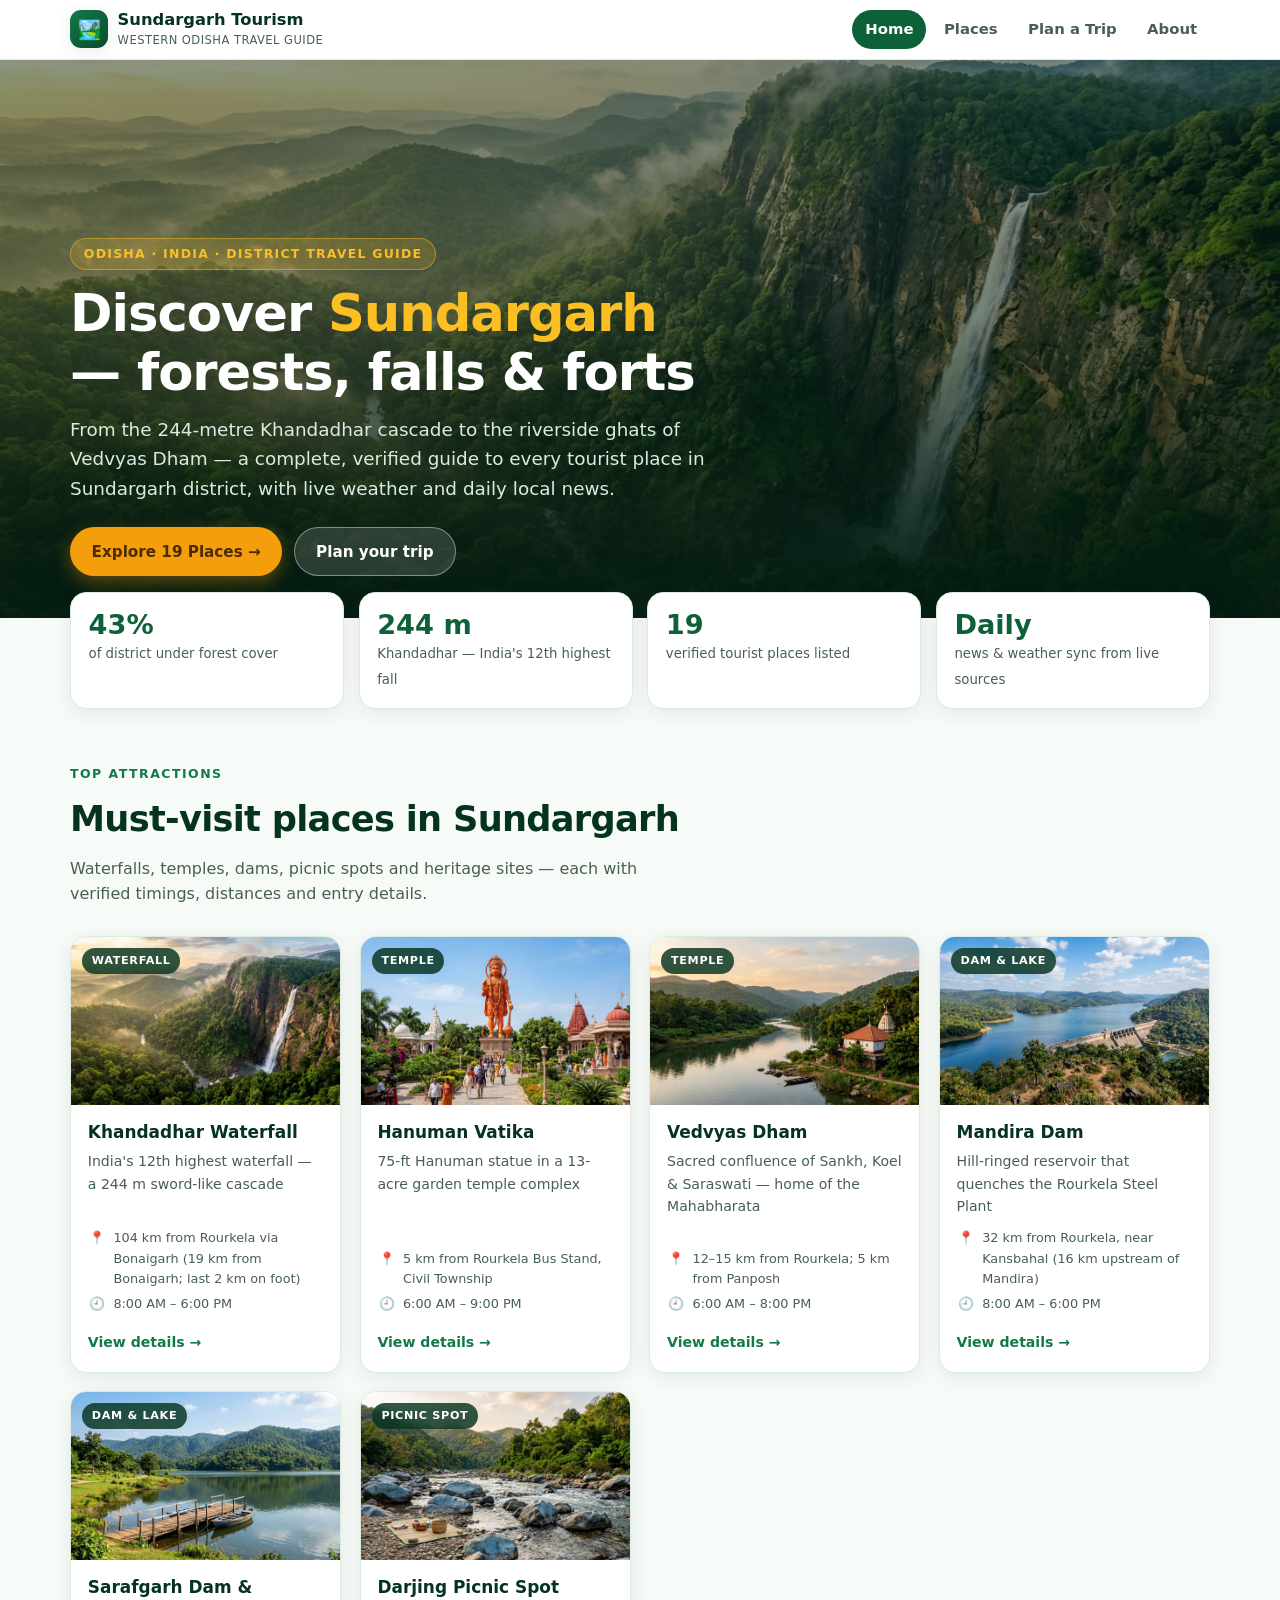
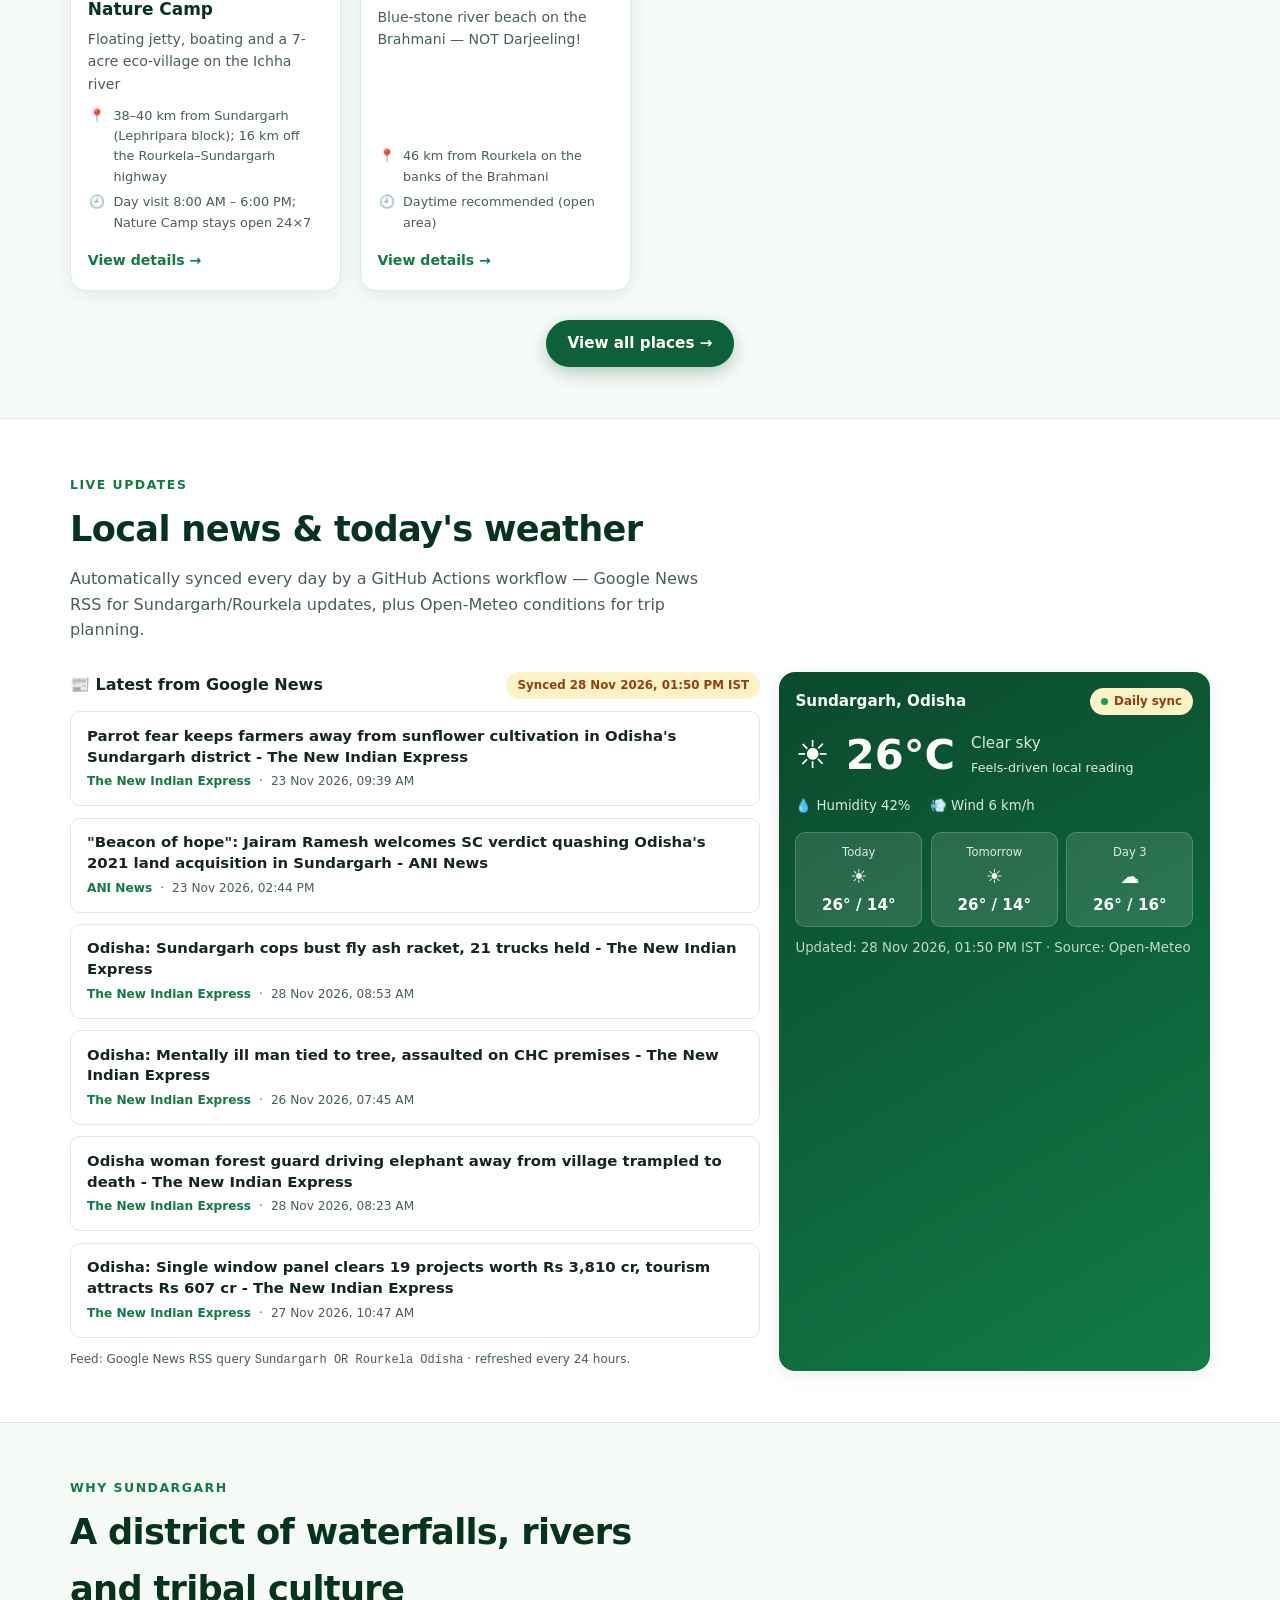
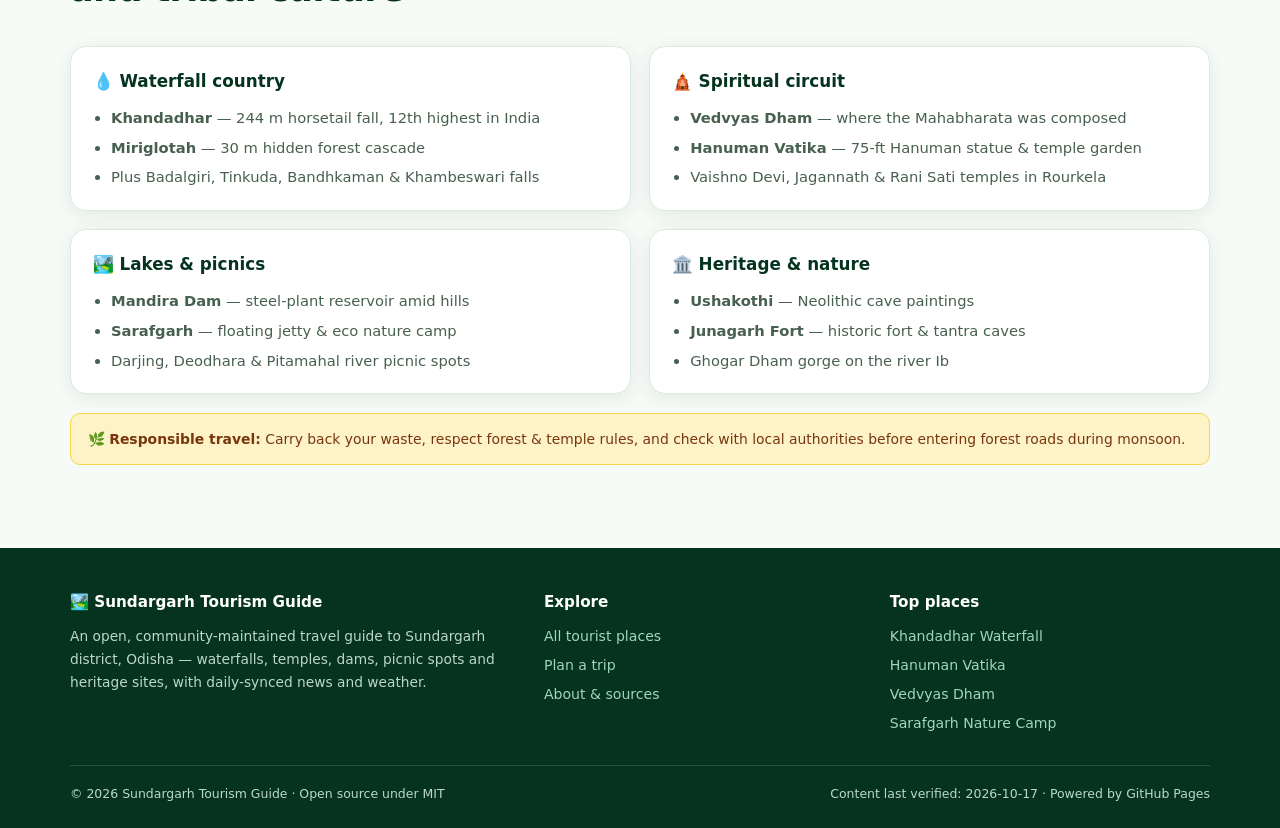
<file: index.html>
<!DOCTYPE html>
<html lang="en">
<head>
  <meta charset="UTF-8">
  <meta name="viewport" content="width=device-width, initial-scale=1.0">
  <title>Sundargarh Tourism Guide — Waterfalls, Temples & Picnic Spots of Odisha</title>
  <meta name="description" content="Complete travel guide to Sundargarh district, Odisha: Khandadhar Waterfall, Hanuman Vatika, Vedvyas Dham, Mandira Dam, Sarafgarh Nature Camp, picnic spots, timings, distances and how to reach. Daily-synced news and weather.">
  <meta name="keywords" content="Sundargarh tourism, Rourkela tourist places, Khandadhar waterfall, Odisha travel, Western Odisha tourism">
  <meta property="og:title" content="Sundargarh Tourism Guide">
  <meta property="og:description" content="Explore waterfalls, temples, dams and heritage sites of Sundargarh district, Odisha.">
  <meta property="og:type" content="website">
  <link rel="icon" href="data:image/svg+xml,<svg xmlns='http://www.w3.org/2000/svg' viewBox='0 0 100 100'><text y='.9em' font-size='90'>🏞️</text></svg>">
  <link rel="stylesheet" href="style.css">
</head>
<body>
  <a class="skip-link" href="#main">Skip to content</a>

  <header class="site-header">
    <div class="container header-inner">
      <a class="brand" href="index.html">
        <span class="brand-mark">🏞️</span>
        <span class="brand-text"><strong>Sundargarh Tourism</strong><span>Western Odisha Travel Guide</span></span>
      </a>
      <nav class="nav" aria-label="Main navigation">
        <a href="index.html" class="active">Home</a>
        <a href="places.html">Places</a>
        <a href="trip.html">Plan a Trip</a>
        <a href="about.html">About</a>
      </nav>
    </div>
  </header>

  <main id="main">
    <!-- Hero -->
    <section class="hero" style="padding:0">
      <img class="hero-bg" src="hero-khandadhar.jpg" alt="Khandadhar Waterfall, Sundargarh">
      <div class="container hero-content">
        <span class="hero-kicker">Odisha · India · District Travel Guide</span>
        <h1>Discover <em>Sundargarh</em> — forests, falls &amp; forts</h1>
        <p class="sub">From the 244-metre Khandadhar cascade to the riverside ghats of Vedvyas Dham — a complete, verified guide to every tourist place in Sundargarh district, with live weather and daily local news.</p>
        <div class="hero-actions">
          <a class="btn btn-primary" href="places.html">Explore 19 Places →</a>
          <a class="btn btn-ghost" href="trip.html">Plan your trip</a>
        </div>
      </div>
    </section>

    <!-- Stats -->
    <div class="container">
      <div class="stats">
        <div class="stat"><b>43%</b><span>of district under forest cover</span></div>
        <div class="stat"><b>244 m</b><span>Khandadhar — India's 12th highest fall</span></div>
        <div class="stat"><b>19</b><span>verified tourist places listed</span></div>
        <div class="stat"><b>Daily</b><span>news &amp; weather sync from live sources</span></div>
      </div>
    </div>

    <!-- Featured places -->
    <section>
      <div class="container">
        <div class="section-head">
          <span class="eyebrow">Top attractions</span>
          <h2>Must-visit places in Sundargarh</h2>
          <p>Waterfalls, temples, dams, picnic spots and heritage sites — each with verified timings, distances and entry details.</p>
        </div>
        <div class="grid" id="featured-grid"><!-- rendered by main.js --></div>
        <div style="text-align:center;margin-top:1.8rem">
          <a class="btn btn-green" href="places.html">View all places →</a>
        </div>
      </div>
    </section>

    <!-- Live widgets -->
    <section class="band">
      <div class="container">
        <div class="section-head">
          <span class="eyebrow">Live updates</span>
          <h2>Local news &amp; today's weather</h2>
          <p>Automatically synced every day by a GitHub Actions workflow — Google News RSS for Sundargarh/Rourkela updates, plus Open-Meteo conditions for trip planning.</p>
        </div>
        <div class="widget-grid">
          <div>
            <div style="display:flex;justify-content:space-between;align-items:center;margin-bottom:.8rem;gap:.6rem;flex-wrap:wrap">
              <strong>📰 Latest from Google News</strong>
              <span class="sync-badge" id="news-updated"><span class="dot"></span> Daily sync</span>
            </div>
            <div class="news-list" id="news-list"><!-- rendered by main.js --></div>
            <p class="widget-note">Feed: Google News RSS query <code>Sundargarh OR Rourkela Odisha</code> · refreshed every 24 hours.</p>
          </div>
          <div class="card weather-card" id="weather-card"><!-- rendered by main.js --></div>
        </div>
      </div>
    </section>

    <!-- Why / categories -->
    <section>
      <div class="container">
        <div class="section-head">
          <span class="eyebrow">Why Sundargarh</span>
          <h2>A district of waterfalls, rivers and tribal culture</h2>
        </div>
        <div class="trip-cols">
          <div class="info-card">
            <h3>💧 Waterfall country</h3>
            <ul>
              <li><b>Khandadhar</b> — 244 m horsetail fall, 12th highest in India</li>
              <li><b>Miriglotah</b> — 30 m hidden forest cascade</li>
              <li>Plus Badalgiri, Tinkuda, Bandhkaman &amp; Khambeswari falls</li>
            </ul>
          </div>
          <div class="info-card">
            <h3>🛕 Spiritual circuit</h3>
            <ul>
              <li><b>Vedvyas Dham</b> — where the Mahabharata was composed</li>
              <li><b>Hanuman Vatika</b> — 75-ft Hanuman statue &amp; temple garden</li>
              <li>Vaishno Devi, Jagannath &amp; Rani Sati temples in Rourkela</li>
            </ul>
          </div>
          <div class="info-card">
            <h3>🏞️ Lakes &amp; picnics</h3>
            <ul>
              <li><b>Mandira Dam</b> — steel-plant reservoir amid hills</li>
              <li><b>Sarafgarh</b> — floating jetty &amp; eco nature camp</li>
              <li>Darjing, Deodhara &amp; Pitamahal river picnic spots</li>
            </ul>
          </div>
          <div class="info-card">
            <h3>🏛️ Heritage &amp; nature</h3>
            <ul>
              <li><b>Ushakothi</b> — Neolithic cave paintings</li>
              <li><b>Junagarh Fort</b> — historic fort &amp; tantra caves</li>
              <li>Ghogar Dham gorge on the river Ib</li>
            </ul>
          </div>
        </div>
        <div class="notice">🌿 <b>Responsible travel:</b> Carry back your waste, respect forest &amp; temple rules,
        and check with local authorities before entering forest roads during monsoon.</div>
      </div>
    </section>
  </main>

  <footer class="site-footer">
    <div class="container">
      <div class="footer-grid">
        <div>
          <h4>🏞️ Sundargarh Tourism Guide</h4>
          <p>An open, community-maintained travel guide to Sundargarh district, Odisha — waterfalls, temples, dams, picnic spots and heritage sites, with daily-synced news and weather.</p>
        </div>
        <div>
          <h4>Explore</h4>
          <ul>
            <li><a href="places.html">All tourist places</a></li>
            <li><a href="trip.html">Plan a trip</a></li>
            <li><a href="about.html">About &amp; sources</a></li>
          </ul>
        </div>
        <div>
          <h4>Top places</h4>
          <ul>
            <li><a href="place.html?id=khandadhar">Khandadhar Waterfall</a></li>
            <li><a href="place.html?id=hanuman-vatika">Hanuman Vatika</a></li>
            <li><a href="place.html?id=vedvyas">Vedvyas Dham</a></li>
            <li><a href="place.html?id=sarafgarh">Sarafgarh Nature Camp</a></li>
          </ul>
        </div>
      </div>
      <div class="footer-bottom">
        <span>© <span id="year">2026</span> Sundargarh Tourism Guide · Open source under MIT</span>
        <span>Content last verified: <span id="last-verified">—</span> · Powered by GitHub Pages</span>
      </div>
    </div>
  </footer>

  <script src="places.js"></script>
  <script src="news.js"></script>
  <script src="weather.js"></script>
  <script src="main.js"></script>
</body>
</html>
</file>
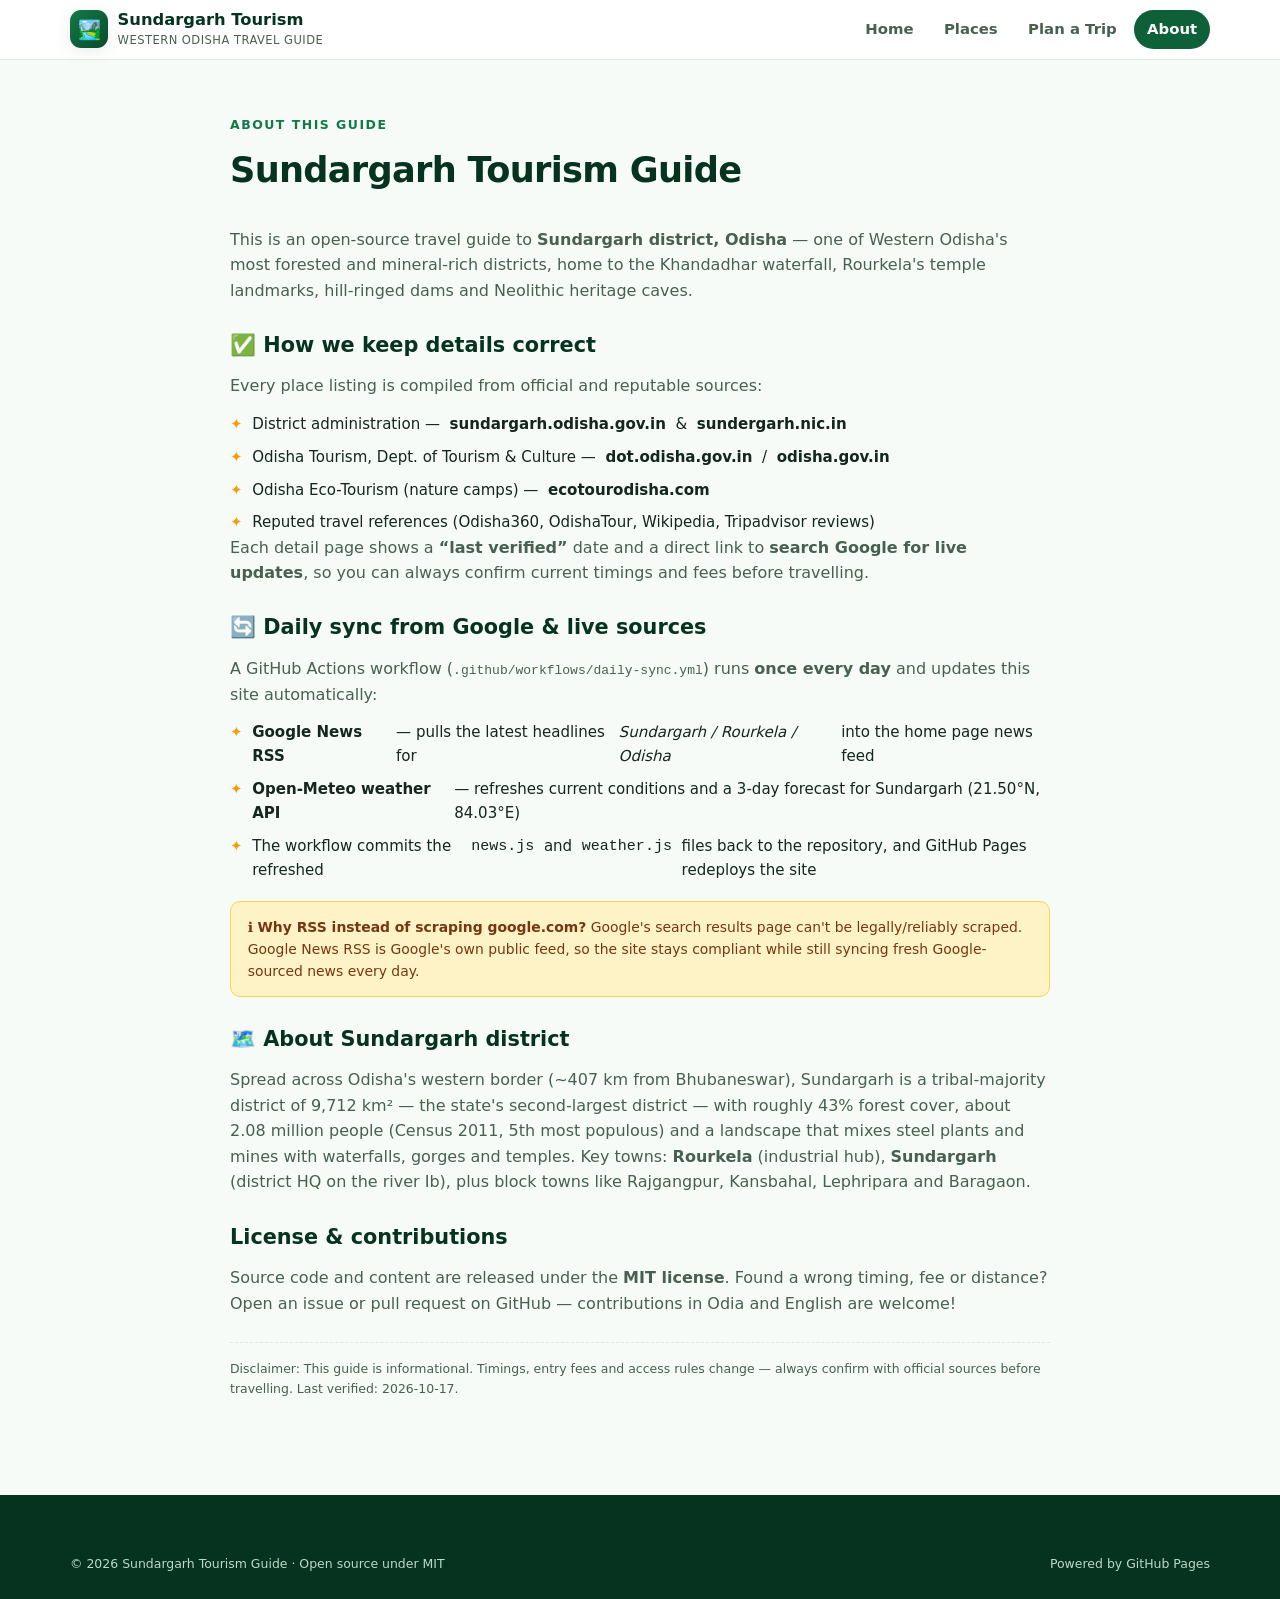
<file: about.html>
<!DOCTYPE html>
<html lang="en">
<head>
  <meta charset="UTF-8">
  <meta name="viewport" content="width=device-width, initial-scale=1.0">
  <title>About — Sundargarh Tourism Guide</title>
  <meta name="description" content="About the Sundargarh Tourism Guide — sources, method and daily Google sync.">
  <link rel="icon" href="data:image/svg+xml,<svg xmlns='http://www.w3.org/2000/svg' viewBox='0 0 100 100'><text y='.9em' font-size='90'>🏞️</text></svg>">
  <link rel="stylesheet" href="style.css">
</head>
<body>
  <header class="site-header">
    <div class="container header-inner">
      <a class="brand" href="index.html">
        <span class="brand-mark">🏞️</span>
        <span class="brand-text"><strong>Sundargarh Tourism</strong><span>Western Odisha Travel Guide</span></span>
      </a>
      <nav class="nav" aria-label="Main navigation">
        <a href="index.html">Home</a>
        <a href="places.html">Places</a>
        <a href="trip.html">Plan a Trip</a>
        <a href="about.html" class="active">About</a>
      </nav>
    </div>
  </header>

  <main>
    <section>
      <div class="container" style="max-width:820px">
        <div class="section-head">
          <span class="eyebrow">About this guide</span>
          <h2>Sundargarh Tourism Guide</h2>
        </div>

        <div class="prose">
          <p>This is an open-source travel guide to <b>Sundargarh district, Odisha</b> — one of Western Odisha's most forested and mineral-rich districts, home to the Khandadhar waterfall, Rourkela's temple landmarks, hill-ringed dams and Neolithic heritage caves.</p>

          <h2>✅ How we keep details correct</h2>
          <p>Every place listing is compiled from official and reputable sources:</p>
          <ul class="checklist">
            <li>District administration — <b>sundargarh.odisha.gov.in</b> &amp; <b>sundergarh.nic.in</b></li>
            <li>Odisha Tourism, Dept. of Tourism &amp; Culture — <b>dot.odisha.gov.in</b> / <b>odisha.gov.in</b></li>
            <li>Odisha Eco-Tourism (nature camps) — <b>ecotourodisha.com</b></li>
            <li>Reputed travel references (Odisha360, OdishaTour, Wikipedia, Tripadvisor reviews)</li>
          </ul>
          <p>Each detail page shows a <b>“last verified”</b> date and a direct link to <b>search Google for live updates</b>, so you can always confirm current timings and fees before travelling.</p>

          <h2>🔄 Daily sync from Google &amp; live sources</h2>
          <p>A GitHub Actions workflow (<code>.github/workflows/daily-sync.yml</code>) runs <b>once every day</b> and updates this site automatically:</p>
          <ul class="checklist">
            <li><b>Google News RSS</b> — pulls the latest headlines for <i>Sundargarh / Rourkela / Odisha</i> into the home page news feed</li>
            <li><b>Open-Meteo weather API</b> — refreshes current conditions and a 3-day forecast for Sundargarh (21.50°N, 84.03°E)</li>
            <li>The workflow commits the refreshed <code>news.js</code> and <code>weather.js</code> files back to the repository, and GitHub Pages redeploys the site</li>
          </ul>

          <div class="notice">ℹ️ <b>Why RSS instead of scraping google.com?</b> Google's search results page
          can't be legally/reliably scraped. Google News RSS is Google's own public feed, so the site stays
          compliant while still syncing fresh Google-sourced news every day.</div>

          <h2>🗺️ About Sundargarh district</h2>
          <p>Spread across Odisha's western border (~407 km from Bhubaneswar), Sundargarh is a tribal-majority district of 9,712 km² — the state's second-largest district — with roughly 43% forest cover, about 2.08 million people (Census 2011, 5th most populous) and a landscape that mixes steel plants and mines with waterfalls, gorges and temples. Key towns: <b>Rourkela</b> (industrial hub), <b>Sundargarh</b> (district HQ on the river Ib), plus block towns like Rajgangpur, Kansbahal, Lephripara and Baragaon.</p>

          <h2>License &amp; contributions</h2>
          <p>Source code and content are released under the <b>MIT license</b>. Found a wrong timing, fee or distance? Open an issue or pull request on GitHub — contributions in Odia and English are welcome!</p>

          <p class="source-line">Disclaimer: This guide is informational. Timings, entry fees and access
          rules change — always confirm with official sources before travelling. Last verified:
          <span id="last-verified">—</span>.</p>
        </div>
      </div>
    </section>
  </main>

  <footer class="site-footer">
    <div class="container">
      <div class="footer-bottom" style="border-top:none;margin-top:0">
        <span>© <span id="year">2026</span> Sundargarh Tourism Guide · Open source under MIT</span>
        <span>Powered by GitHub Pages</span>
      </div>
    </div>
  </footer>

  <script src="places.js"></script>
  <script src="news.js"></script>
  <script src="weather.js"></script>
  <script src="main.js"></script>
</body>
</html>
</file>
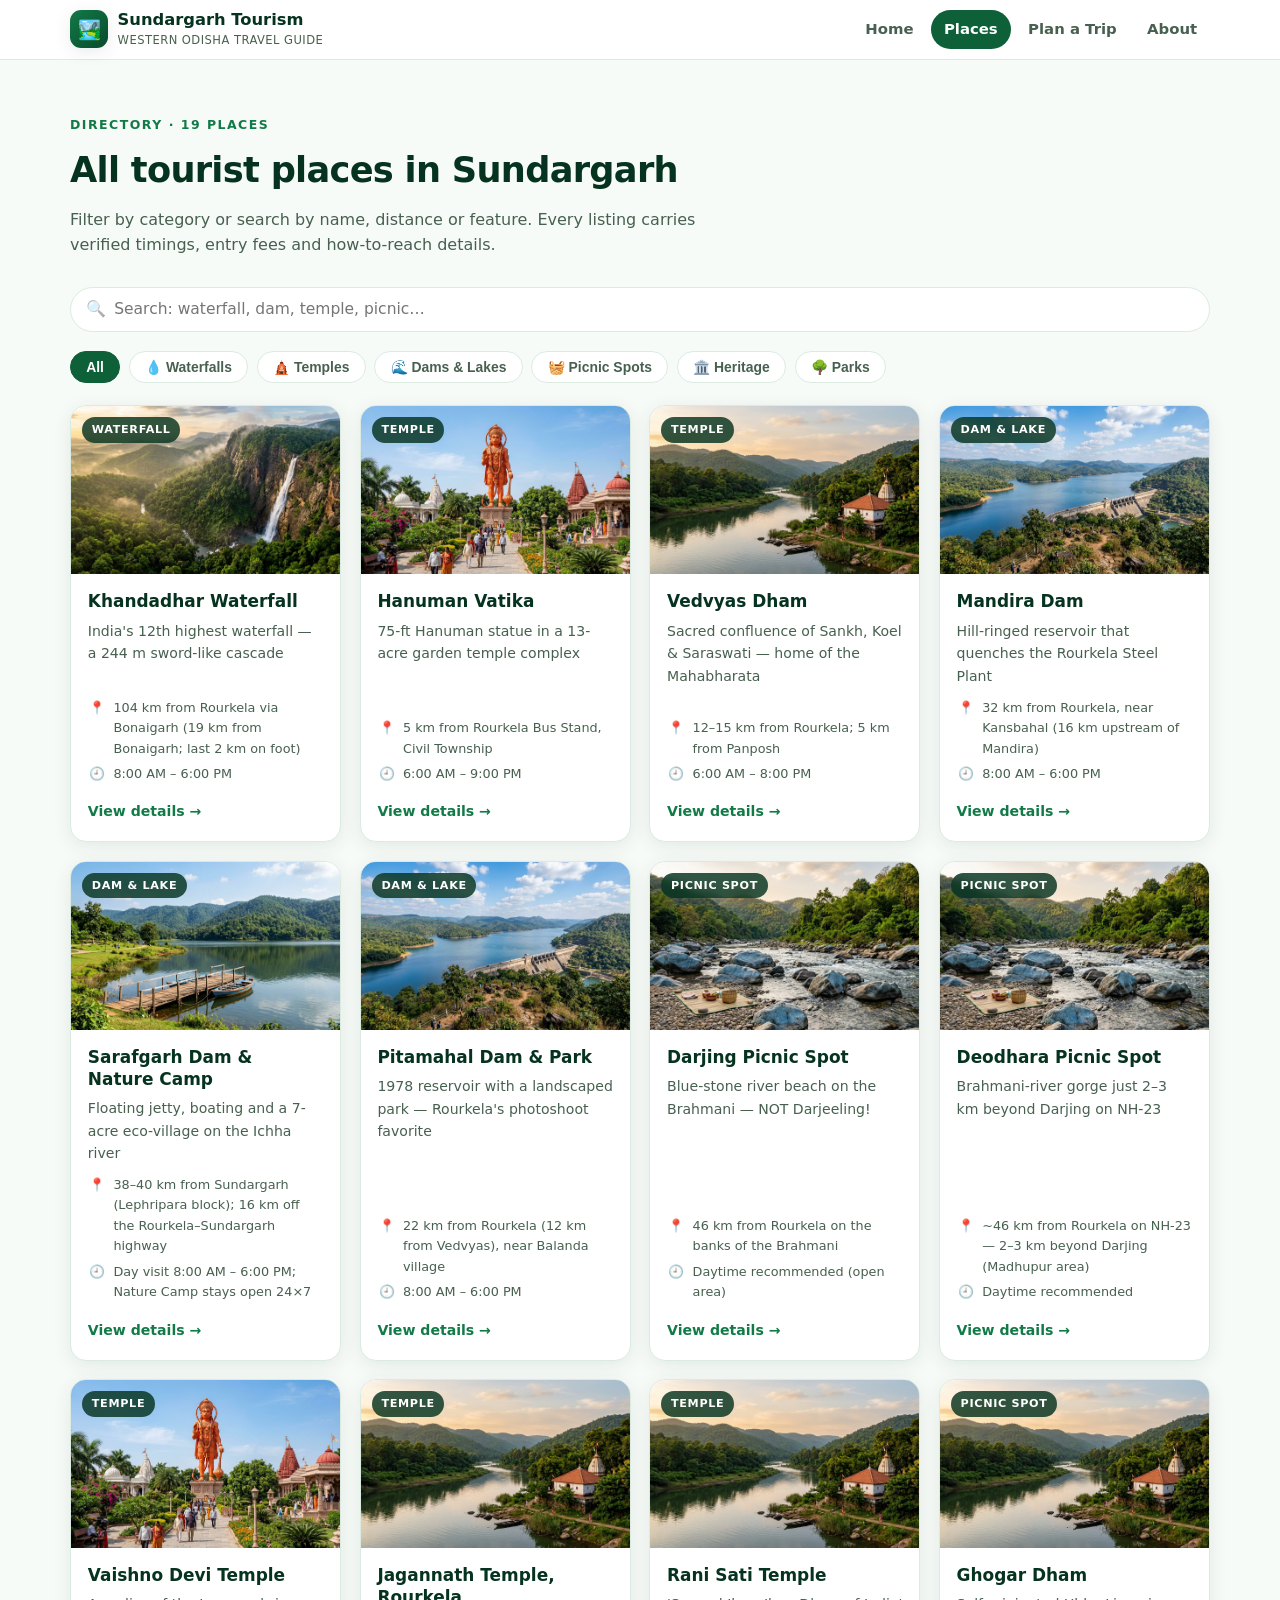
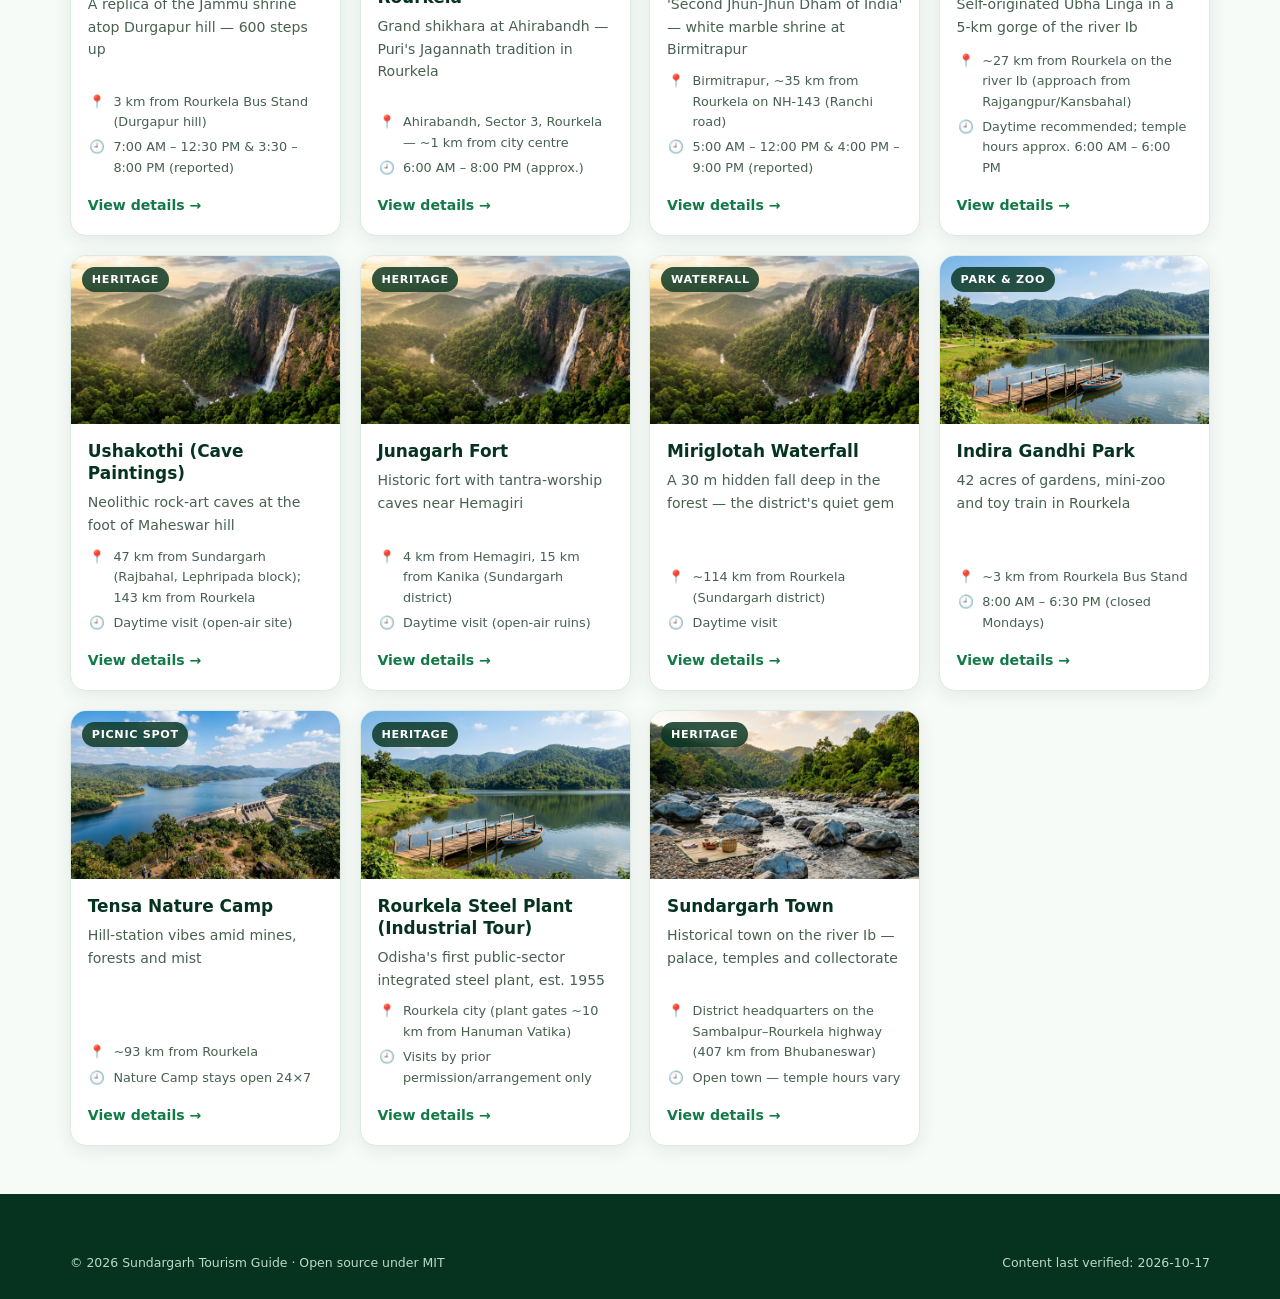
<file: places.html>
<!DOCTYPE html>
<html lang="en">
<head>
  <meta charset="UTF-8">
  <meta name="viewport" content="width=device-width, initial-scale=1.0">
  <title>All Tourist Places in Sundargarh — Sundargarh Tourism Guide</title>
  <meta name="description" content="Complete list of tourist places in Sundargarh district, Odisha — waterfalls, temples, dams, picnic spots and heritage sites with distances, timings and entry fees.">
  <link rel="icon" href="data:image/svg+xml,<svg xmlns='http://www.w3.org/2000/svg' viewBox='0 0 100 100'><text y='.9em' font-size='90'>🏞️</text></svg>">
  <link rel="stylesheet" href="style.css">
</head>
<body>
  <header class="site-header">
    <div class="container header-inner">
      <a class="brand" href="index.html">
        <span class="brand-mark">🏞️</span>
        <span class="brand-text"><strong>Sundargarh Tourism</strong><span>Western Odisha Travel Guide</span></span>
      </a>
      <nav class="nav" aria-label="Main navigation">
        <a href="index.html">Home</a>
        <a href="places.html" class="active">Places</a>
        <a href="trip.html">Plan a Trip</a>
        <a href="about.html">About</a>
      </nav>
    </div>
  </header>

  <main>
    <section style="padding-bottom:1rem">
      <div class="container">
        <div class="section-head">
          <span class="eyebrow">Directory · <span id="place-count">…</span></span>
          <h2>All tourist places in Sundargarh</h2>
          <p>Filter by category or search by name, distance or feature. Every listing carries verified timings, entry fees and how-to-reach details.</p>
        </div>

        <div class="search-box">
          <span class="ico">🔍</span>
          <input type="search" id="place-search" placeholder="Search: waterfall, dam, temple, picnic…" aria-label="Search places">
        </div>

        <div class="filters" role="group" aria-label="Filter by category">
          <button class="chip active" data-cat="all">All</button>
          <button class="chip" data-cat="Waterfall">💧 Waterfalls</button>
          <button class="chip" data-cat="Temple">🛕 Temples</button>
          <button class="chip" data-cat="Dam & Lake">🌊 Dams &amp; Lakes</button>
          <button class="chip" data-cat="Picnic Spot">🧺 Picnic Spots</button>
          <button class="chip" data-cat="Heritage">🏛️ Heritage</button>
          <button class="chip" data-cat="Park & Zoo">🌳 Parks</button>
        </div>

        <div class="grid" id="all-grid"><!-- rendered by main.js --></div>
        <div class="empty-state" id="empty-state">
          <p style="font-size:2rem">🔍</p>
          <p>No places match your search. Try another keyword or category.</p>
        </div>
      </div>
    </section>
  </main>

  <footer class="site-footer">
    <div class="container">
      <div class="footer-bottom" style="border-top:none;margin-top:0">
        <span>© <span id="year">2026</span> Sundargarh Tourism Guide · Open source under MIT</span>
        <span>Content last verified: <span id="last-verified">—</span></span>
      </div>
    </div>
  </footer>

  <script src="places.js"></script>
  <script src="news.js"></script>
  <script src="weather.js"></script>
  <script src="main.js"></script>
</body>
</html>
</file>
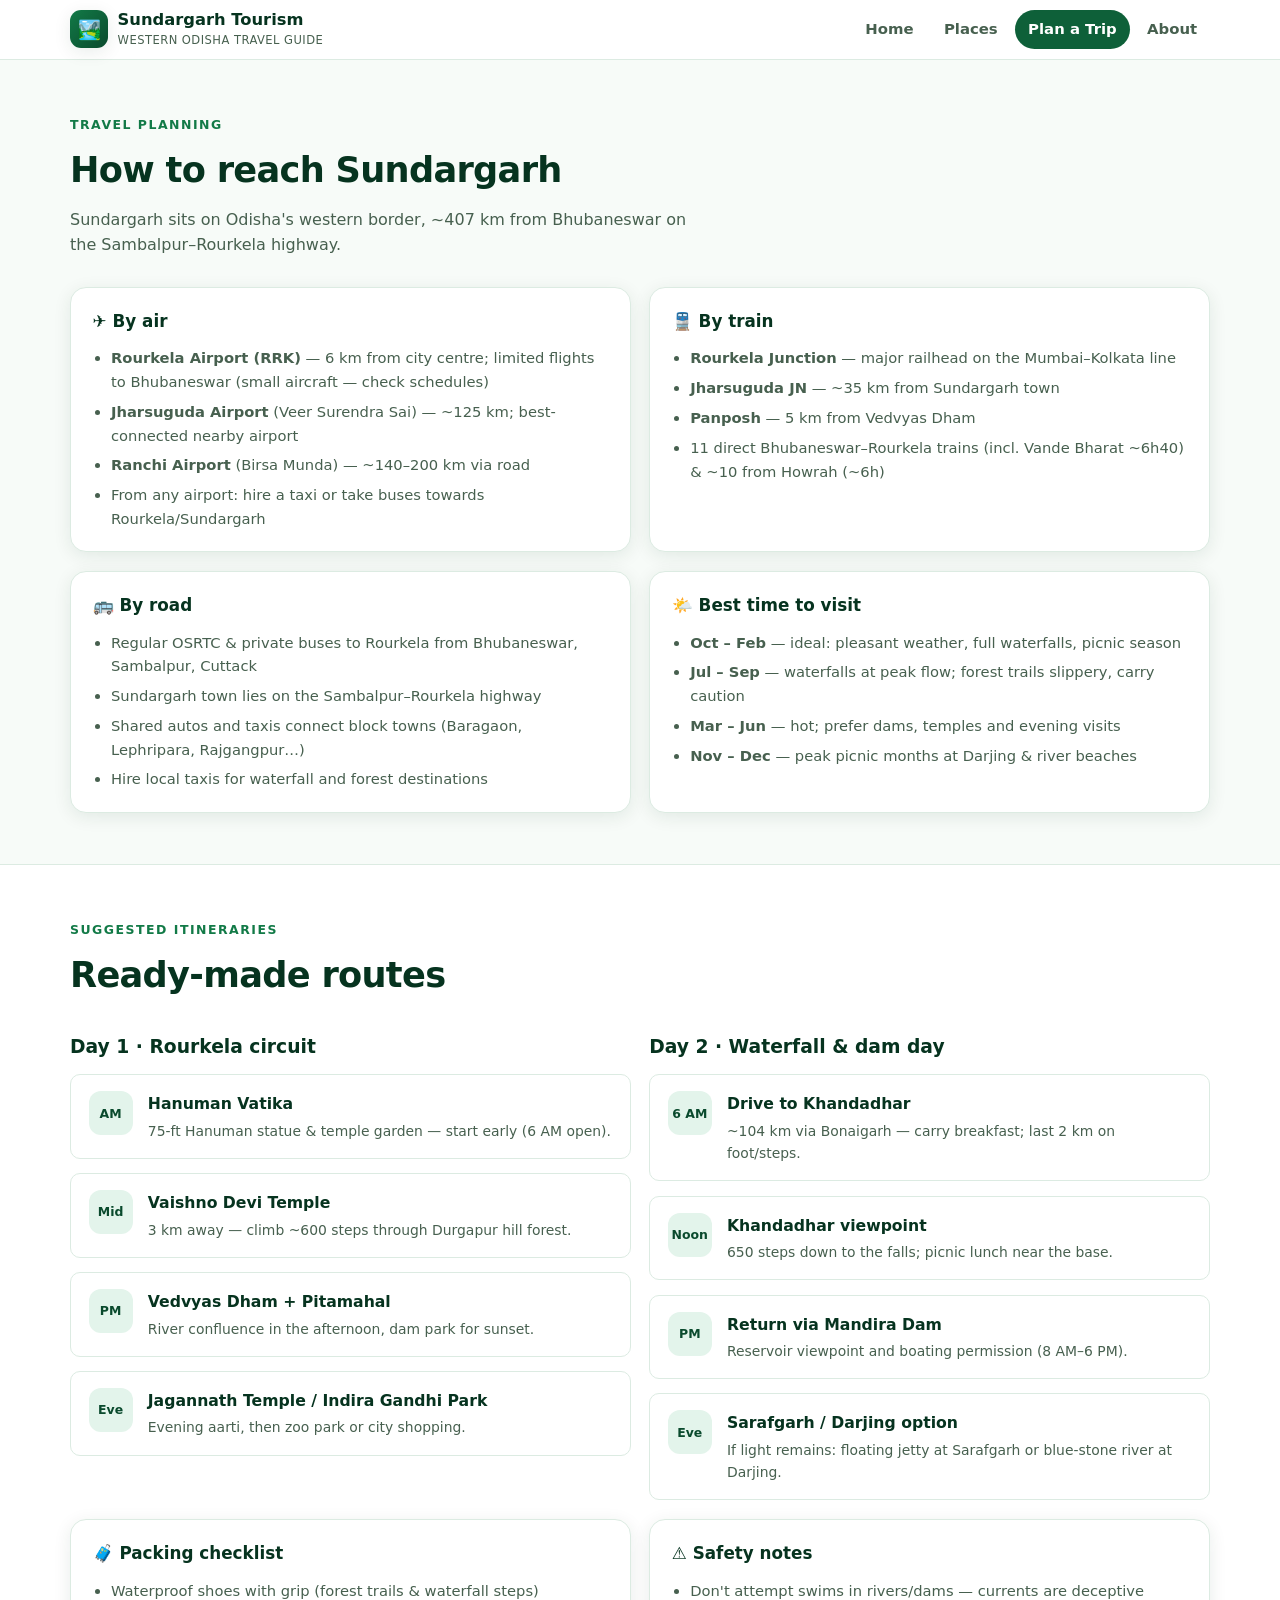
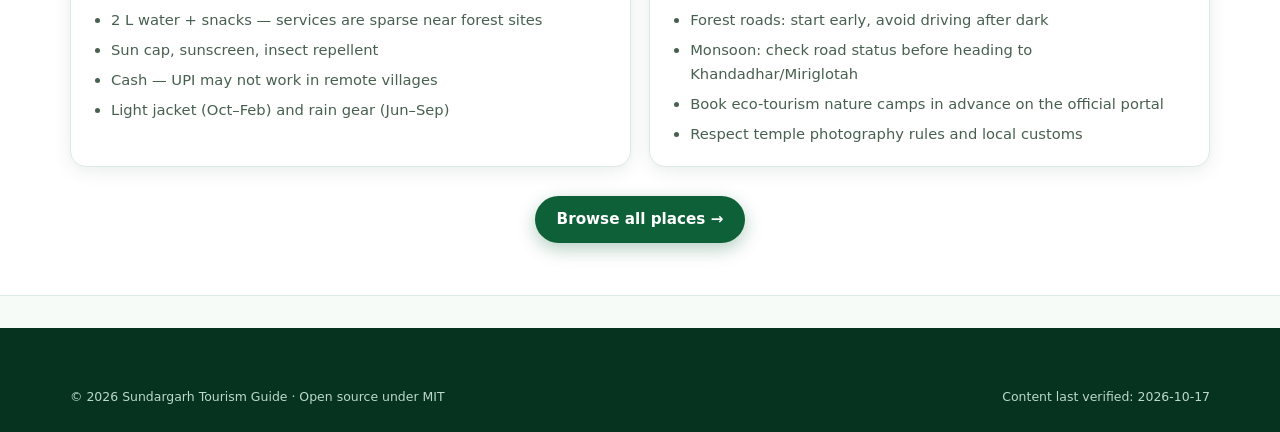
<file: trip.html>
<!DOCTYPE html>
<html lang="en">
<head>
  <meta charset="UTF-8">
  <meta name="viewport" content="width=device-width, initial-scale=1.0">
  <title>Plan a Trip to Sundargarh — Itineraries, Travel &amp; Tips</title>
  <meta name="description" content="How to reach Sundargarh by air, train and road — best itineraries for Khandadhar waterfall, Rourkela temples and Sundargarh picnic spots.">
  <link rel="icon" href="data:image/svg+xml,<svg xmlns='http://www.w3.org/2000/svg' viewBox='0 0 100 100'><text y='.9em' font-size='90'>🏞️</text></svg>">
  <link rel="stylesheet" href="style.css">
</head>
<body>
  <header class="site-header">
    <div class="container header-inner">
      <a class="brand" href="index.html">
        <span class="brand-mark">🏞️</span>
        <span class="brand-text"><strong>Sundargarh Tourism</strong><span>Western Odisha Travel Guide</span></span>
      </a>
      <nav class="nav" aria-label="Main navigation">
        <a href="index.html">Home</a>
        <a href="places.html">Places</a>
        <a href="trip.html" class="active">Plan a Trip</a>
        <a href="about.html">About</a>
      </nav>
    </div>
  </header>

  <main>
    <section>
      <div class="container">
        <div class="section-head">
          <span class="eyebrow">Travel planning</span>
          <h2>How to reach Sundargarh</h2>
          <p>Sundargarh sits on Odisha's western border, ~407 km from Bhubaneswar on the Sambalpur–Rourkela highway.</p>
        </div>

        <div class="trip-cols">
          <div class="info-card">
            <h3>✈️ By air</h3>
            <ul>
              <li><b>Rourkela Airport (RRK)</b> — 6 km from city centre; limited flights to Bhubaneswar (small aircraft — check schedules)</li>
              <li><b>Jharsuguda Airport</b> (Veer Surendra Sai) — ~125 km; best-connected nearby airport</li>
              <li><b>Ranchi Airport</b> (Birsa Munda) — ~140–200 km via road</li>
              <li>From any airport: hire a taxi or take buses towards Rourkela/Sundargarh</li>
            </ul>
          </div>
          <div class="info-card">
            <h3>🚆 By train</h3>
            <ul>
              <li><b>Rourkela Junction</b> — major railhead on the Mumbai–Kolkata line</li>
              <li><b>Jharsuguda JN</b> — ~35 km from Sundargarh town</li>
              <li><b>Panposh</b> — 5 km from Vedvyas Dham</li>
              <li>11 direct Bhubaneswar–Rourkela trains (incl. Vande Bharat ~6h40) &amp; ~10 from Howrah (~6h)</li>
            </ul>
          </div>
          <div class="info-card">
            <h3>🚌 By road</h3>
            <ul>
              <li>Regular OSRTC &amp; private buses to Rourkela from Bhubaneswar, Sambalpur, Cuttack</li>
              <li>Sundargarh town lies on the Sambalpur–Rourkela highway</li>
              <li>Shared autos and taxis connect block towns (Baragaon, Lephripara, Rajgangpur…)</li>
              <li>Hire local taxis for waterfall and forest destinations</li>
            </ul>
          </div>
          <div class="info-card">
            <h3>🌤️ Best time to visit</h3>
            <ul>
              <li><b>Oct – Feb</b> — ideal: pleasant weather, full waterfalls, picnic season</li>
              <li><b>Jul – Sep</b> — waterfalls at peak flow; forest trails slippery, carry caution</li>
              <li><b>Mar – Jun</b> — hot; prefer dams, temples and evening visits</li>
              <li><b>Nov – Dec</b> — peak picnic months at Darjing &amp; river beaches</li>
            </ul>
          </div>
        </div>
      </div>
    </section>

    <section class="band">
      <div class="container">
        <div class="section-head">
          <span class="eyebrow">Suggested itineraries</span>
          <h2>Ready-made routes</h2>
        </div>
        <div class="trip-cols">
          <div>
            <h3 style="margin-bottom:.8rem;color:var(--green-900)">Day 1 · Rourkela circuit</h3>
            <div class="itinerary">
              <div class="itin-item"><span class="day">AM</span><div><h4>Hanuman Vatika</h4><p>75-ft Hanuman statue &amp; temple garden — start early (6 AM open).</p></div></div>
              <div class="itin-item"><span class="day">Mid</span><div><h4>Vaishno Devi Temple</h4><p>3 km away — climb ~600 steps through Durgapur hill forest.</p></div></div>
              <div class="itin-item"><span class="day">PM</span><div><h4>Vedvyas Dham + Pitamahal</h4><p>River confluence in the afternoon, dam park for sunset.</p></div></div>
              <div class="itin-item"><span class="day">Eve</span><div><h4>Jagannath Temple / Indira Gandhi Park</h4><p>Evening aarti, then zoo park or city shopping.</p></div></div>
            </div>
          </div>
          <div>
            <h3 style="margin-bottom:.8rem;color:var(--green-900)">Day 2 · Waterfall &amp; dam day</h3>
            <div class="itinerary">
              <div class="itin-item"><span class="day">6 AM</span><div><h4>Drive to Khandadhar</h4><p>~104 km via Bonaigarh — carry breakfast; last 2 km on foot/steps.</p></div></div>
              <div class="itin-item"><span class="day">Noon</span><div><h4>Khandadhar viewpoint</h4><p>650 steps down to the falls; picnic lunch near the base.</p></div></div>
              <div class="itin-item"><span class="day">PM</span><div><h4>Return via Mandira Dam</h4><p>Reservoir viewpoint and boating permission (8 AM–6 PM).</p></div></div>
              <div class="itin-item"><span class="day">Eve</span><div><h4>Sarafgarh / Darjing option</h4><p>If light remains: floating jetty at Sarafgarh or blue-stone river at Darjing.</p></div></div>
            </div>
          </div>
        </div>
        <div class="trip-cols" style="margin-top:1.15rem">
          <div class="info-card">
            <h3>🧳 Packing checklist</h3>
            <ul>
              <li>Waterproof shoes with grip (forest trails &amp; waterfall steps)</li>
              <li>2 L water + snacks — services are sparse near forest sites</li>
              <li>Sun cap, sunscreen, insect repellent</li>
              <li>Cash — UPI may not work in remote villages</li>
              <li>Light jacket (Oct–Feb) and rain gear (Jun–Sep)</li>
            </ul>
          </div>
          <div class="info-card">
            <h3>⚠️ Safety notes</h3>
            <ul>
              <li>Don't attempt swims in rivers/dams — currents are deceptive</li>
              <li>Forest roads: start early, avoid driving after dark</li>
              <li>Monsoon: check road status before heading to Khandadhar/Miriglotah</li>
              <li>Book eco-tourism nature camps in advance on the official portal</li>
              <li>Respect temple photography rules and local customs</li>
            </ul>
          </div>
        </div>
        <div style="text-align:center;margin-top:1.8rem">
          <a class="btn btn-green" href="places.html">Browse all places →</a>
        </div>
      </div>
    </section>
  </main>

  <footer class="site-footer">
    <div class="container">
      <div class="footer-bottom" style="border-top:none;margin-top:0">
        <span>© <span id="year">2026</span> Sundargarh Tourism Guide · Open source under MIT</span>
        <span>Content last verified: <span id="last-verified">—</span></span>
      </div>
    </div>
  </footer>

  <script src="places.js"></script>
  <script src="news.js"></script>
  <script src="weather.js"></script>
  <script src="main.js"></script>
</body>
</html>
</file>
<file: style.css>
/* ============================================================
   Sundargarh Tourism Guide — styles
   Mobile-first, no external dependencies (works offline/on GitHub Pages)
   ============================================================ */

:root {
  --green-900: #06331f;
  --green-800: #0a4a2d;
  --green-700: #0e6039;
  --green-600: #127a47;
  --green-500: #17915a;
  --green-100: #e3f4eb;
  --green-50: #f1faf5;
  --amber-500: #f59e0b;
  --amber-400: #fbbf24;
  --amber-100: #fef3c7;
  --earth: #8b5e34;
  --ink: #14261d;
  --ink-soft: #47604f;
  --line: #dcebe2;
  --bg: #f7fbf8;
  --card: #ffffff;
  --radius: 16px;
  --radius-sm: 10px;
  --shadow: 0 4px 18px rgba(6, 51, 31, 0.09);
  --shadow-lg: 0 14px 40px rgba(6, 51, 31, 0.16);
  --font: system-ui, -apple-system, "Segoe UI", Roboto, "Noto Sans", "Noto Sans Oriya", Arial, sans-serif;
}

* { margin: 0; padding: 0; box-sizing: border-box; }
html { scroll-behavior: smooth; }
body {
  font-family: var(--font);
  color: var(--ink);
  background: var(--bg);
  line-height: 1.6;
  -webkit-font-smoothing: antialiased;
}
img { display: block; max-width: 100%; }
a { color: var(--green-600); text-decoration: none; }
a:hover { text-decoration: underline; }

.container { width: min(1140px, 92%); margin-inline: auto; }

/* ---------- Header ---------- */
.site-header {
  position: sticky; top: 0; z-index: 50;
  background: rgba(255, 255, 255, 0.94);
  backdrop-filter: blur(8px);
  border-bottom: 1px solid var(--line);
}
.header-inner {
  display: flex; align-items: center; justify-content: space-between;
  padding: 0.65rem 0; gap: 1rem;
}
.brand { display: flex; align-items: center; gap: 0.6rem; text-decoration: none; }
.brand:hover { text-decoration: none; }
.brand-mark {
  width: 38px; height: 38px; border-radius: 11px; flex: none;
  background: linear-gradient(135deg, var(--green-600), var(--green-800));
  display: grid; place-items: center; color: #fff; font-size: 1.15rem;
  box-shadow: var(--shadow);
}
.brand-text { line-height: 1.15; }
.brand-text strong { display: block; font-size: 1.02rem; color: var(--green-900); }
.brand-text span { font-size: 0.72rem; color: var(--ink-soft); letter-spacing: 0.04em; text-transform: uppercase; }
.nav { display: flex; gap: 0.3rem; align-items: center; flex-wrap: wrap; }
.nav a {
  padding: 0.45rem 0.8rem; border-radius: 999px; font-size: 0.93rem; font-weight: 600;
  color: var(--ink-soft); text-decoration: none;
}
.nav a:hover { background: var(--green-100); color: var(--green-800); text-decoration: none; }
.nav a.active { background: var(--green-700); color: #fff; }

/* ---------- Hero ---------- */
.hero {
  position: relative; min-height: clamp(420px, 62vh, 620px);
  display: flex; align-items: flex-end;
  background: var(--green-900);
  overflow: hidden;
}
.hero img.hero-bg {
  position: absolute; inset: 0; width: 100%; height: 100%;
  object-fit: cover; opacity: 0.72;
}
.hero::after {
  content: ""; position: absolute; inset: 0;
  background: linear-gradient(to top, rgba(4, 28, 17, 0.92) 8%, rgba(4, 28, 17, 0.35) 55%, rgba(4, 28, 17, 0.25) 100%);
}
.hero-content { position: relative; z-index: 2; padding: 3.2rem 0 2.6rem; color: #fff; }
.hero-kicker {
  display: inline-block; background: rgba(251, 191, 36, 0.18); color: var(--amber-400);
  border: 1px solid rgba(251, 191, 36, 0.45);
  font-size: 0.78rem; font-weight: 700; letter-spacing: 0.1em; text-transform: uppercase;
  padding: 0.3rem 0.8rem; border-radius: 999px; margin-bottom: 0.9rem;
}
.hero h1 { font-size: clamp(1.9rem, 5vw, 3.2rem); line-height: 1.15; letter-spacing: -0.02em; max-width: 18ch; }
.hero h1 em { font-style: normal; color: var(--amber-400); }
.hero p.sub { margin-top: 0.8rem; font-size: clamp(1rem, 2.2vw, 1.15rem); max-width: 58ch; color: #d8ece1; }
.hero-actions { margin-top: 1.5rem; display: flex; gap: 0.7rem; flex-wrap: wrap; }

/* ---------- Buttons ---------- */
.btn {
  display: inline-flex; align-items: center; gap: 0.45rem;
  padding: 0.72rem 1.35rem; border-radius: 999px; font-weight: 700; font-size: 0.95rem;
  border: none; cursor: pointer; text-decoration: none; transition: transform 0.15s, box-shadow 0.15s;
}
.btn:hover { transform: translateY(-2px); text-decoration: none; }
.btn-primary { background: var(--amber-500); color: #4a2c00; box-shadow: 0 6px 18px rgba(245, 158, 11, 0.35); }
.btn-ghost { background: rgba(255, 255, 255, 0.14); color: #fff; border: 1px solid rgba(255, 255, 255, 0.4); }
.btn-green { background: var(--green-700); color: #fff; box-shadow: 0 6px 18px rgba(14, 96, 57, 0.3); }
.btn-outline { background: #fff; color: var(--green-800); border: 1.5px solid var(--green-600); }

/* ---------- Sections ---------- */
section { padding: 3.2rem 0; }
.section-head { max-width: 62ch; margin-bottom: 1.8rem; }
.section-head .eyebrow {
  color: var(--green-600); font-weight: 800; font-size: 0.78rem;
  letter-spacing: 0.12em; text-transform: uppercase;
}
.section-head h2 { font-size: clamp(1.5rem, 3.4vw, 2.2rem); letter-spacing: -0.02em; margin-top: 0.3rem; color: var(--green-900); }
.section-head p { margin-top: 0.55rem; color: var(--ink-soft); }
.band { background: #fff; border-block: 1px solid var(--line); }

/* ---------- Stats ---------- */
.stats {
  display: grid; grid-template-columns: repeat(2, 1fr); gap: 0.9rem;
  margin-top: -1.6rem; position: relative; z-index: 5;
}
.stat {
  background: var(--card); border: 1px solid var(--line); border-radius: var(--radius);
  padding: 1.05rem 1.1rem; box-shadow: var(--shadow);
}
.stat b { display: block; font-size: clamp(1.25rem, 3vw, 1.7rem); color: var(--green-700); line-height: 1.1; }
.stat span { font-size: 0.83rem; color: var(--ink-soft); }

/* ---------- Cards / grids ---------- */
.grid { display: grid; gap: 1.15rem; grid-template-columns: repeat(auto-fill, minmax(265px, 1fr)); }
.card {
  background: var(--card); border: 1px solid var(--line); border-radius: var(--radius);
  overflow: hidden; box-shadow: var(--shadow); display: flex; flex-direction: column;
  transition: transform 0.18s, box-shadow 0.18s; position: relative;
}
.card:hover { transform: translateY(-4px); box-shadow: var(--shadow-lg); }
.card-img { position: relative; aspect-ratio: 16 / 10; overflow: hidden; background: var(--green-100); }
.card-img img { width: 100%; height: 100%; object-fit: cover; transition: transform 0.35s; }
.card:hover .card-img img { transform: scale(1.05); }
.card-tag {
  position: absolute; top: 0.7rem; left: 0.7rem; z-index: 2;
  background: rgba(6, 51, 31, 0.82); color: #fff; font-size: 0.7rem; font-weight: 700;
  letter-spacing: 0.06em; text-transform: uppercase; padding: 0.24rem 0.6rem; border-radius: 999px;
  backdrop-filter: blur(4px);
}
.card-body { padding: 1rem 1.05rem 1.15rem; display: flex; flex-direction: column; gap: 0.45rem; flex: 1; }
.card-body h3 { font-size: 1.06rem; color: var(--green-900); line-height: 1.3; }
.card-body h3 a { color: inherit; text-decoration: none; }
.card-body h3 a:hover { color: var(--green-600); }
.card-body .tagline { font-size: 0.88rem; color: var(--ink-soft); flex: 1; }
.meta { display: flex; flex-direction: column; gap: 0.3rem; font-size: 0.8rem; color: var(--ink-soft); margin-top: 0.2rem; }
.meta div { display: flex; gap: 0.45rem; align-items: flex-start; }
.meta .ico { flex: none; width: 1.15rem; text-align: center; }
.card-link { margin-top: 0.55rem; font-weight: 700; font-size: 0.88rem; }

/* ---------- Filters ---------- */
.filters { display: flex; flex-wrap: wrap; gap: 0.55rem; margin-bottom: 1.4rem; }
.chip {
  border: 1.5px solid var(--line); background: #fff; color: var(--ink-soft);
  padding: 0.42rem 0.95rem; border-radius: 999px; font-size: 0.87rem; font-weight: 700;
  cursor: pointer; transition: all 0.15s;
}
.chip:hover { border-color: var(--green-500); color: var(--green-700); }
.chip.active { background: var(--green-700); border-color: var(--green-700); color: #fff; }
.search-box { position: relative; margin-bottom: 1.2rem; }
.search-box input {
  width: 100%; padding: 0.8rem 1.1rem 0.8rem 2.7rem; border-radius: 999px;
  border: 1.5px solid var(--line); font-size: 0.97rem; font-family: var(--font);
  background: #fff; outline: none; transition: border 0.15s, box-shadow 0.15s;
}
.search-box input:focus { border-color: var(--green-500); box-shadow: 0 0 0 4px rgba(23, 145, 90, 0.14); }
.search-box .ico { position: absolute; left: 1rem; top: 50%; transform: translateY(-50%); opacity: 0.5; }
.empty-state { text-align: center; color: var(--ink-soft); padding: 2.5rem 1rem; display: none; }

/* ---------- Live widgets (news + weather) ---------- */
.widget-grid { display: grid; gap: 1.15rem; grid-template-columns: 1fr; }
.news-list { display: flex; flex-direction: column; gap: 0.7rem; }
.news-item {
  background: var(--card); border: 1px solid var(--line); border-radius: var(--radius-sm);
  padding: 0.85rem 1rem; display: block; text-decoration: none; transition: border 0.15s, transform 0.15s;
}
.news-item:hover { border-color: var(--green-500); transform: translateX(3px); text-decoration: none; }
.news-item .t { font-weight: 700; font-size: 0.93rem; color: var(--ink); line-height: 1.4; }
.news-item .m { font-size: 0.76rem; color: var(--ink-soft); margin-top: 0.3rem; display: flex; gap: 0.5rem; flex-wrap: wrap; }
.news-item .src { color: var(--green-600); font-weight: 700; }
.widget-note { font-size: 0.75rem; color: var(--ink-soft); margin-top: 0.8rem; }
.weather-card { background: linear-gradient(150deg, var(--green-800), var(--green-600)); color: #fff; border: none; }
.weather-card .card-body { gap: 0.6rem; }
.weather-now { display: flex; align-items: center; gap: 1rem; }
.weather-now .temp { font-size: 2.6rem; font-weight: 800; line-height: 1; }
.weather-now .cond { font-size: 0.95rem; color: #d8ece1; }
.weather-icon { font-size: 2.4rem; }
.weather-meta { display: flex; gap: 1.2rem; font-size: 0.83rem; color: #d8ece1; flex-wrap: wrap; }
.weather-days { display: grid; grid-template-columns: repeat(3, 1fr); gap: 0.55rem; margin-top: 0.4rem; }
.weather-day {
  background: rgba(255, 255, 255, 0.12); border: 1px solid rgba(255, 255, 255, 0.18);
  border-radius: var(--radius-sm); padding: 0.55rem 0.5rem; text-align: center; font-size: 0.78rem;
}
.weather-day b { display: block; font-size: 0.95rem; }
.weather-day .d { opacity: 0.85; font-size: 0.72rem; }
.sync-badge {
  display: inline-flex; align-items: center; gap: 0.4rem; font-size: 0.74rem; font-weight: 700;
  background: var(--amber-100); color: #92400e; padding: 0.25rem 0.7rem; border-radius: 999px;
}
.sync-badge .dot { width: 7px; height: 7px; border-radius: 50%; background: #16a34a; animation: pulse 2s infinite; }
@keyframes pulse { 0%, 100% { opacity: 1; } 50% { opacity: 0.35; } }

/* ---------- Detail page ---------- */
.detail-hero { position: relative; min-height: 340px; display: flex; align-items: flex-end; background: var(--green-900); overflow: hidden; }
.detail-hero img { position: absolute; inset: 0; width: 100%; height: 100%; object-fit: cover; opacity: 0.7; }
.detail-hero::after { content: ""; position: absolute; inset: 0; background: linear-gradient(to top, rgba(4,28,17,.92), rgba(4,28,17,.2)); }
.detail-hero .container { position: relative; z-index: 2; padding: 2.4rem 0; color: #fff; }
.detail-hero .crumb { font-size: 0.82rem; opacity: 0.85; margin-bottom: 0.5rem; }
.detail-hero .crumb a { color: var(--amber-400); }
.detail-hero h1 { font-size: clamp(1.7rem, 4.5vw, 2.6rem); line-height: 1.15; }
.detail-hero .tagline { color: #d8ece1; margin-top: 0.4rem; max-width: 60ch; }
.detail-layout { display: grid; gap: 1.6rem; grid-template-columns: 1fr; padding: 2.4rem 0 3rem; }
.info-panel { background: var(--card); border: 1px solid var(--line); border-radius: var(--radius); box-shadow: var(--shadow); overflow: hidden; align-self: start; }
.info-panel h3 { background: var(--green-800); color: #fff; font-size: 0.95rem; padding: 0.8rem 1.1rem; }
.info-row { display: flex; gap: 0.7rem; padding: 0.8rem 1.1rem; border-top: 1px solid var(--line); font-size: 0.88rem; }
.info-row .ico { flex: none; }
.info-row b { display: block; color: var(--green-900); font-size: 0.8rem; text-transform: uppercase; letter-spacing: 0.05em; }
.info-row span { color: var(--ink-soft); }
.prose h2 { font-size: 1.3rem; color: var(--green-900); margin: 1.6rem 0 0.7rem; }
.prose h2:first-child { margin-top: 0; }
.prose p { color: var(--ink-soft); margin-bottom: 0.8rem; }
.checklist { list-style: none; display: flex; flex-direction: column; gap: 0.55rem; }
.checklist li { display: flex; gap: 0.6rem; align-items: flex-start; font-size: 0.94rem; color: var(--ink); }
.checklist li::before { content: "✦"; color: var(--amber-500); flex: none; font-weight: 700; }
.source-line { font-size: 0.78rem; color: var(--ink-soft); border-top: 1px dashed var(--line); padding-top: 1rem; margin-top: 1.6rem; }

/* ---------- Trip planner ---------- */
.trip-cols { display: grid; gap: 1.15rem; grid-template-columns: 1fr; }
.info-card { background: var(--card); border: 1px solid var(--line); border-radius: var(--radius); padding: 1.3rem 1.35rem; box-shadow: var(--shadow); }
.info-card h3 { color: var(--green-900); font-size: 1.05rem; margin-bottom: 0.7rem; display: flex; gap: 0.5rem; align-items: center; }
.info-card ul { padding-left: 1.15rem; color: var(--ink-soft); font-size: 0.92rem; display: flex; flex-direction: column; gap: 0.4rem; }
.itinerary { counter-reset: day; display: flex; flex-direction: column; gap: 0.9rem; }
.itin-item { display: flex; gap: 0.95rem; background: var(--card); border: 1px solid var(--line); border-radius: var(--radius-sm); padding: 1rem 1.1rem; }
.itin-item .day {
  counter-increment: day; flex: none; width: 44px; height: 44px; border-radius: 12px;
  background: var(--green-100); color: var(--green-800); font-weight: 800; font-size: 0.78rem;
  display: grid; place-items: center; text-align: center; line-height: 1.1;
}
.itin-item h4 { font-size: 0.98rem; color: var(--green-900); }
.itin-item p { font-size: 0.87rem; color: var(--ink-soft); margin-top: 0.2rem; }

/* ---------- Footer ---------- */
.site-footer { background: var(--green-900); color: #bcd8c9; padding: 2.6rem 0 1.6rem; margin-top: 2rem; }
.footer-grid { display: grid; gap: 1.6rem; grid-template-columns: 1fr; }
.site-footer h4 { color: #fff; font-size: 0.95rem; margin-bottom: 0.7rem; }
.site-footer a { color: #9fd8ba; font-size: 0.88rem; }
.site-footer p, .site-footer li { font-size: 0.86rem; line-height: 1.65; }
.site-footer ul { list-style: none; display: flex; flex-direction: column; gap: 0.35rem; }
.footer-bottom {
  border-top: 1px solid rgba(255, 255, 255, 0.14); margin-top: 1.9rem; padding-top: 1.1rem;
  display: flex; justify-content: space-between; gap: 0.8rem; flex-wrap: wrap; font-size: 0.78rem;
}

/* ---------- Misc ---------- */
.badge-row { display: flex; gap: 0.5rem; flex-wrap: wrap; margin-top: 0.9rem; }
.badge {
  font-size: 0.76rem; font-weight: 700; background: var(--green-100); color: var(--green-800);
  padding: 0.28rem 0.7rem; border-radius: 999px;
}
.notice {
  background: var(--amber-100); border: 1px solid #fcd34d; color: #78350f;
  border-radius: var(--radius-sm); padding: 0.85rem 1.05rem; font-size: 0.87rem; margin-top: 1.2rem;
}
.skip-link { position: absolute; left: -999px; }
.skip-link:focus { left: 0.5rem; top: 0.5rem; z-index: 99; background: #fff; padding: 0.5rem; border-radius: 6px; }

/* ---------- Responsive ---------- */
@media (min-width: 640px) {
  .stats { grid-template-columns: repeat(4, 1fr); }
  .widget-grid { grid-template-columns: 1.6fr 1fr; }
  .trip-cols { grid-template-columns: repeat(2, 1fr); }
  .footer-grid { grid-template-columns: 1.4fr 1fr 1fr; }
}
@media (min-width: 900px) {
  .detail-layout { grid-template-columns: 1.7fr 1fr; }
}
@media (max-width: 720px) {
  .nav { gap: 0.1rem; }
  .nav a { padding: 0.4rem 0.55rem; font-size: 0.82rem; }
  .brand-text span { display: none; }
}
</file>
